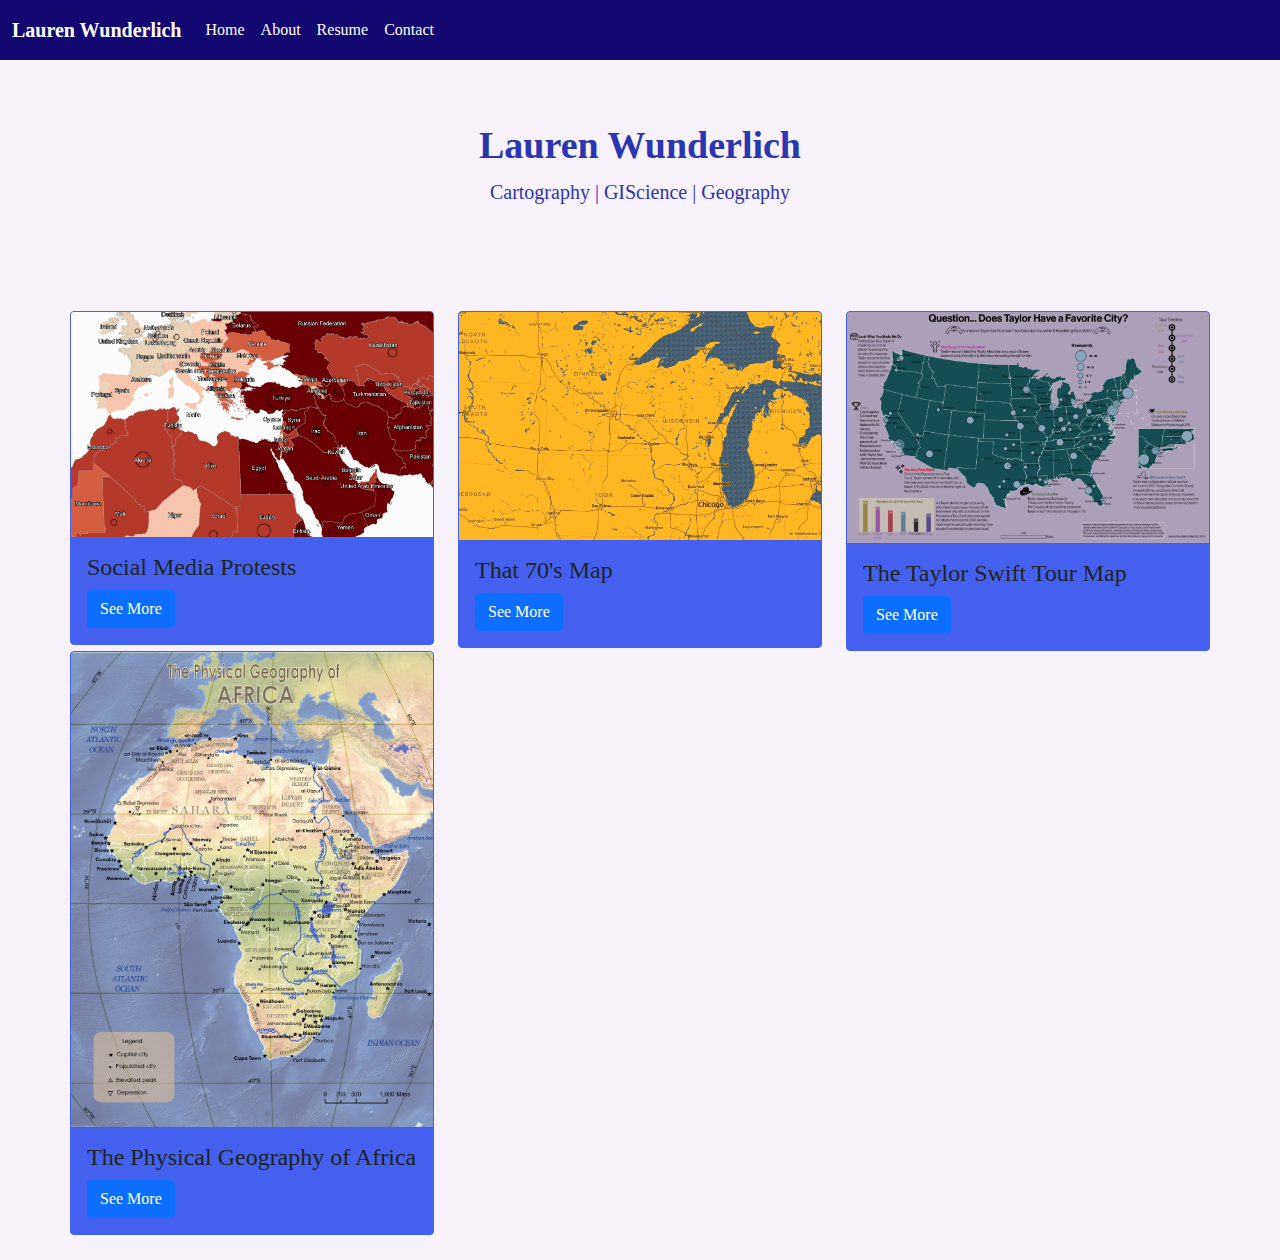
<file: index.html>
<!DOCTYPE html>
<html lang="en">

<head>
    <meta charset="utf-8">
    <meta name="viewport" content="width=device-width, initial-scale=1">
    <meta name="keywords" content="maps, cartography, GIS, geography"/>
	<title>Lauren Wunderlich </title>

    <!--put your Bootstrap stylesheet links below this comment and above style.css-->
    <link rel="stylesheet" href="css/bootstrap.min.css">
    <link rel="stylesheet" href="css/style.css">
</head>

<body>
    <!-- Create the navbar -->
    <nav class="navbar navbar-expand-lg navbar-default">
        <!-- Container inside the navbar header to span the page -->
        <div class="container-fluid">
            <!-- Creates the navbar header -->
            <a class="navbar-brand" href="index.html">Lauren Wunderlich</a>
            <!-- This complex script is just for a hamburger button, which will appear on smaller screens -->
            <button class="navbar-toggler" type="button" data-bs-toggle="collapse" data-bs-target="#navbarNav" aria-controls="navbarNav" aria-expanded="false" aria-label="Toggle navigation">
                <svg width="1em" height="2em" viewBox="0 0 16 16" class="bi bi-list" xmlns="http://www.w3.org/2000/svg">
                    <path fill-rule="evenodd" d="M2.5 11.5A.5.5 0 0 1 3 11h10a.5.5 0 0 1 0 1H3a.5.5 0 0 1-.5-.5zm0-4A.5.5 0 0 1 3 7h10a.5.5 0 0 1 0 1H3a.5.5 0 0 1-.5-.5zm0-4A.5.5 0 0 1 3 3h10a.5.5 0 0 1 0 1H3a.5.5 0 0 1-.5-.5z" /></svg>
                <span class="menu"> Menu</span>
            </button>
            <!-- Links to include in navbar -->
            <div class="collapse navbar-collapse" id="navbarNav">
                <!-- Unordered list for links on navbar -->
                <ul class="navbar-nav">
                    <li class="nav-item">
                        <a class="nav-link active" aria-current="page" href="index.html">Home</a>
                    </li>
                    <li class="nav-item">
                        <a class="nav-link" href="about.html">About</a>
                    </li>
                    <li class="nav-item">
                        <a class="nav-link" href="resume.html">Resume</a>
                    </li>
                    <li class="nav-item">
                        <a class="nav-link" href="contact.html">Contact</a>
                    </li>
                </ul>
            </div> <!-- end .navbar-collapse -->
        </div> <!-- end .container-fluid -->
    </nav> <!-- end navigation bar -->  
	
	<div class="jumbotron">
		<div class="container">
            <h2>Lauren Wunderlich</h2>
            <p>Cartography | GIScience | Geography </p>
        </div>
    </div>
	
    <div class="container">
        <div class="row">
            <div class="col-md-4">
                <div class="card">
                    <a href="572Lab1.html">
                        <img class="card-img-top" src="assets/lab1screenshot.jpg" alt="Nepal Protests">
					</a>
                    <div class="card-body">
                        <h4 class="card-title">Social Media Protests</h4>
                        <a href="572Lab1.html" class="btn btn-primary">See More</a>
                    </div>
                </div>
            </div>
            <div class="col-md-4">
                <div class="card">
                    <a href="572Lab2.html">
                        <img class="card-img-top" src="assets/lab2-thumbnail.png" alt="That 70's map"></a>
                    <div class="card-body">
                        <h4 class="card-title">That 70's Map</h4>
                        <a href="572Lab2.html" class="btn btn-primary">See More</a>
                    </div>
                </div>
            </div>
            <div class="col-md-4">
                <div class="card">
                    <a href="taylorswift.html">
                        <img class="card-img-top" src="assets/taylormap-thumbnail.png" alt="TaylorSwiftMap"></a>
                    <div class="card-body">
                        <h4 class="card-title">The Taylor Swift Tour Map</h4>
                        <a href="taylorswift.html" class="btn btn-primary">See More</a>
                    </div>
                </div>
            </div>
            <div class="col-md-4">
                <div class="card">
                    <a href="Africa.html">
                        <img class="card-img-top" src="assets/africamap.jpg" alt="Physical Geography Map"></a>
                    <div class="card-body">
                        <h4 class="card-title">The Physical Geography of Africa</h4>
                        <a href="Africa.html" class="btn btn-primary">See More</a>
                    </div>
                </div>
            </div>
        </div>
    </div>

    <!--put your external script links here-->
    <script type="text/javascript" src="lib/jquery-3.5.1.min.js"></script>
    <script type="text/javascript" src="lib/bootstrap.min.js"></script>
</body>

</html>
</file>
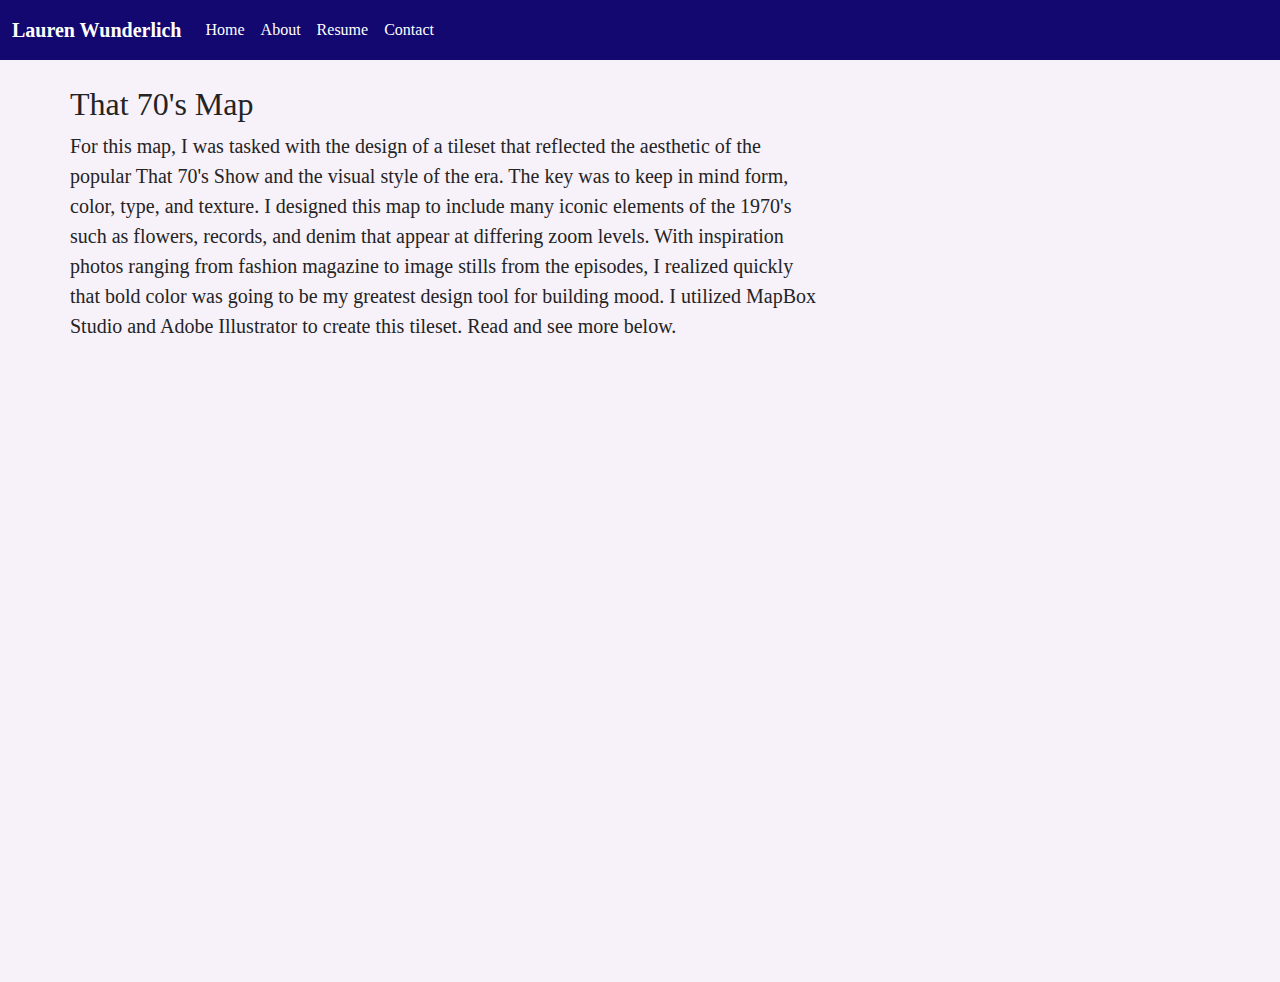
<file: 572Lab2.html>
<!DOCTYPE html>
<html lang="en">
    
<head>
    <meta charset="utf-8">
    <meta name="viewport" content="width=device-width, initial-scale=1">
    <title>Lauren Wunderlich</title>
    <!-- <link href='https://fonts.googleapis.com/css?family=Montserrat:400,700' rel='stylesheet' type='text/css'> -->

    <!--put your Bootstrap stylesheet links below this comment and above style.css-->
    <link rel="stylesheet" href="./css/bootstrap.min.css">
    <link rel="stylesheet" href="./css/style.css">
</head>

<body>
    <!-- Create the navbar -->
    <nav class="navbar navbar-expand-lg navbar-default">
        <!-- Container inside the navbar header to span the page -->
        <div class="container-fluid">
            <!-- Creates the navbar header -->
            <a class="navbar-brand" href="index.html">Lauren Wunderlich</a>
            <!-- This complex script is just for a hamburger button, which will appear on smaller screens -->
            <button class="navbar-toggler" type="button" data-bs-toggle="collapse" data-bs-target="#navbarNav" aria-controls="navbarNav" aria-expanded="false" aria-label="Toggle navigation">
                <svg width="1em" height="1em" viewBox="0 0 16 16" class="bi bi-list" xmlns="http://www.w3.org/2000/svg">
                    <path fill-rule="evenodd" d="M2.5 11.5A.5.5 0 0 1 3 11h10a.5.5 0 0 1 0 1H3a.5.5 0 0 1-.5-.5zm0-4A.5.5 0 0 1 3 7h10a.5.5 0 0 1 0 1H3a.5.5 0 0 1-.5-.5zm0-4A.5.5 0 0 1 3 3h10a.5.5 0 0 1 0 1H3a.5.5 0 0 1-.5-.5z" /></svg>
                <span class="menu"> Menu</span>
            </button>
            <!-- Links to include in navbar -->
            <div class="collapse navbar-collapse" id="navbarNav">
                <!-- Unordered list for links on navbar -->
                <ul class="navbar-nav">
                    <li class="nav-item">
                        <a class="nav-link active" aria-current="page" href="index.html">Home</a>
                    </li>
                    <li class="nav-item">
                        <a class="nav-link" href="about.html">About</a>
                    </li>
                    <li class="nav-item">
                        <a class="nav-link" href="resume.html">Resume</a>
                    </li>
                    <li class="nav-item">
                        <a class="nav-link" href="contact.html">Contact</a>
                    </li>
                </ul>
            </div> <!-- end .navbar-collapse -->
        </div> <!-- end .container-fluid -->
    </nav> <!-- end navigation bar -->  

    <div class="container">
        <div class="row">
            <div class="col-md-8">
                <h2 class="portfolio-title">That 70's Map</h2>
                <p class="portfolio-description">
                    For this map, I was tasked with the design of a tileset that reflected the aesthetic of the popular That 70's Show and the visual style of the era. The key was to keep in mind form, color, type, and texture. I designed this map to include many iconic elements of the 1970's such as flowers, records, and denim that appear at differing zoom levels. With inspiration photos ranging from fashion magazine to image stills from the episodes, I realized quickly that bold color was going to be my greatest design tool for building mood. I utilized MapBox Studio and Adobe Illustrator to create this tileset. Read and see more below.
                </p>
            </div>
        </div>
        
    <div class="row">
                <iframe width="600px" height="600px" src="https://laurenwunderlich.github.io/lab2/" class="full" ></iframe>

    <!--put your external script links here-->
    <script type="text/javascript" src="./lib/jquery-3.5.1.min.js"></script>
    <script type="text/javascript" src="./lib/bootstrap.min.js"></script>
</body></html>
</file>
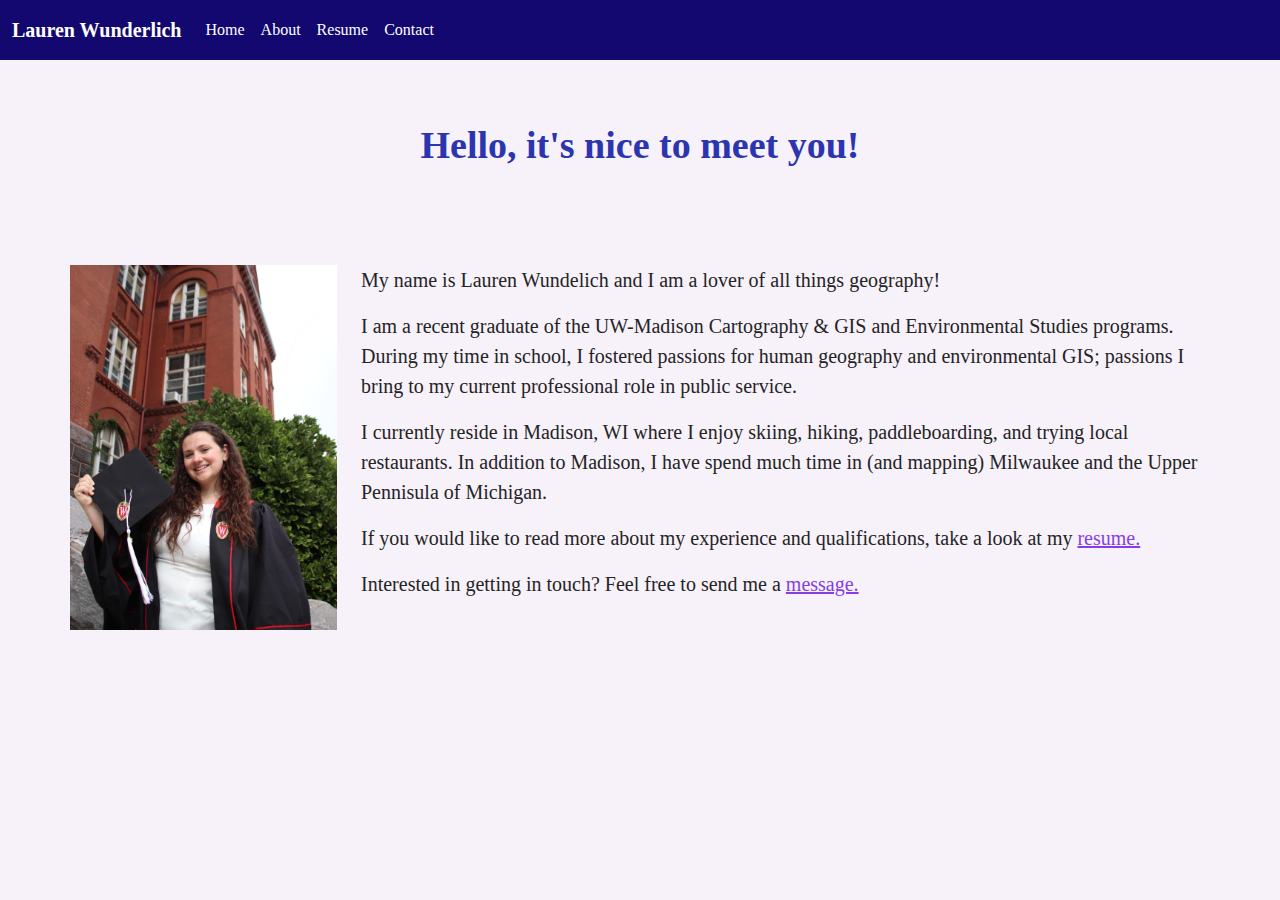
<file: about.html>
<!DOCTYPE html>
<html lang="en">

<head>
    <meta charset="utf-8">
    <meta name="viewport" content="width=device-width, initial-scale=1">
    <title>Lauren Wunderlich</title>
    <!-- <link href='https://fonts.googleapis.com/css?family=Montserrat:400,700' rel='stylesheet' type='text/css'> -->

    <!--put your Bootstrap stylesheet links below this comment and above style.css-->
    <link rel="stylesheet" href="./css/bootstrap.min.css">
    <link rel="stylesheet" href="./css/style.css">
</head>

<body>
    <!-- Create the navbar -->
    <nav class="navbar navbar-expand-lg navbar-default">
        <!-- Container inside the navbar header to span the page -->
        <div class="container-fluid">
            <!-- Creates the navbar header -->
            <a class="navbar-brand" href="index.html">Lauren Wunderlich</a>
            <!-- This complex script is just for a hamburger button, which will appear on smaller screens -->
            <button class="navbar-toggler" type="button" data-bs-toggle="collapse" data-bs-target="#navbarNav" aria-controls="navbarNav" aria-expanded="false" aria-label="Toggle navigation">
                <svg width="1em" height="1em" viewBox="0 0 16 16" class="bi bi-list" xmlns="http://www.w3.org/2000/svg">
                    <path fill-rule="evenodd" d="M2.5 11.5A.5.5 0 0 1 3 11h10a.5.5 0 0 1 0 1H3a.5.5 0 0 1-.5-.5zm0-4A.5.5 0 0 1 3 7h10a.5.5 0 0 1 0 1H3a.5.5 0 0 1-.5-.5zm0-4A.5.5 0 0 1 3 3h10a.5.5 0 0 1 0 1H3a.5.5 0 0 1-.5-.5z" /></svg>
                <span class="menu"> Menu</span>
            </button>
            <!-- Links to include in navbar -->
            <div class="collapse navbar-collapse" id="navbarNav">
                <!-- Unordered list for links on navbar -->
                <ul class="navbar-nav">
                    <li class="nav-item">
                        <a class="nav-link active" aria-current="page" href="index.html ">Home</a>
                    </li>
                    <li class="nav-item">
                        <a class="nav-link" href="about.html">About</a>
                    </li>
                    <li class="nav-item">
                        <a class="nav-link" href="resume.html">Resume</a>
                    </li>
                    <li class="nav-item">
                        <a class="nav-link" href="contact.html">Contact</a>
                    </li>
                </ul>
            </div> <!-- end .navbar-collapse -->
        </div> <!-- end .container-fluid -->
    </nav> <!-- end navigation bar -->  

    <div class="jumbotron">
        <div class="container">
            <h2>Hello, it's nice to meet you!</h2>
        </div>
    </div>

    <div class="container">
        <div class="row">
            <div class="col-md-3">

                <img src="assets/lauren_about.JPG" alt="world icon" class="img-responsive" id="about-world" />

            </div>
            <div class="col-md-9">
                <p>
                    My name is Lauren Wundelich and I am a lover of all things geography!
                </p>
                <p>
                    I am a recent graduate of the UW-Madison Cartography & GIS and Environmental Studies programs. During my time in school, I fostered passions for human geography and environmental GIS; passions I bring to my current professional role in public service.
                </p>
                <p>
                    I currently reside in Madison, WI where I enjoy skiing, hiking, paddleboarding, and trying local restaurants. In addition to Madison, I have spend much time in (and mapping) Milwaukee and the Upper Pennisula of Michigan.
                </p>
                <p>
                    If you would like to read more about my experience and qualifications, take a look at my <a href="resume.html">resume. </a>
                </p>
                <p>
                    Interested in getting in touch? Feel free to send me a <a href="contact.html"> message.</a>
                </p>
            </div>
        </div>
    </div>

    <!--put your external script links here-->
    <script type="text/javascript" src="lib/jquery-3.5.1.min.js"></script>
    <script type="text/javascript" src="lib/bootstrap.min.js"></script>
</body>

</html>
</file>
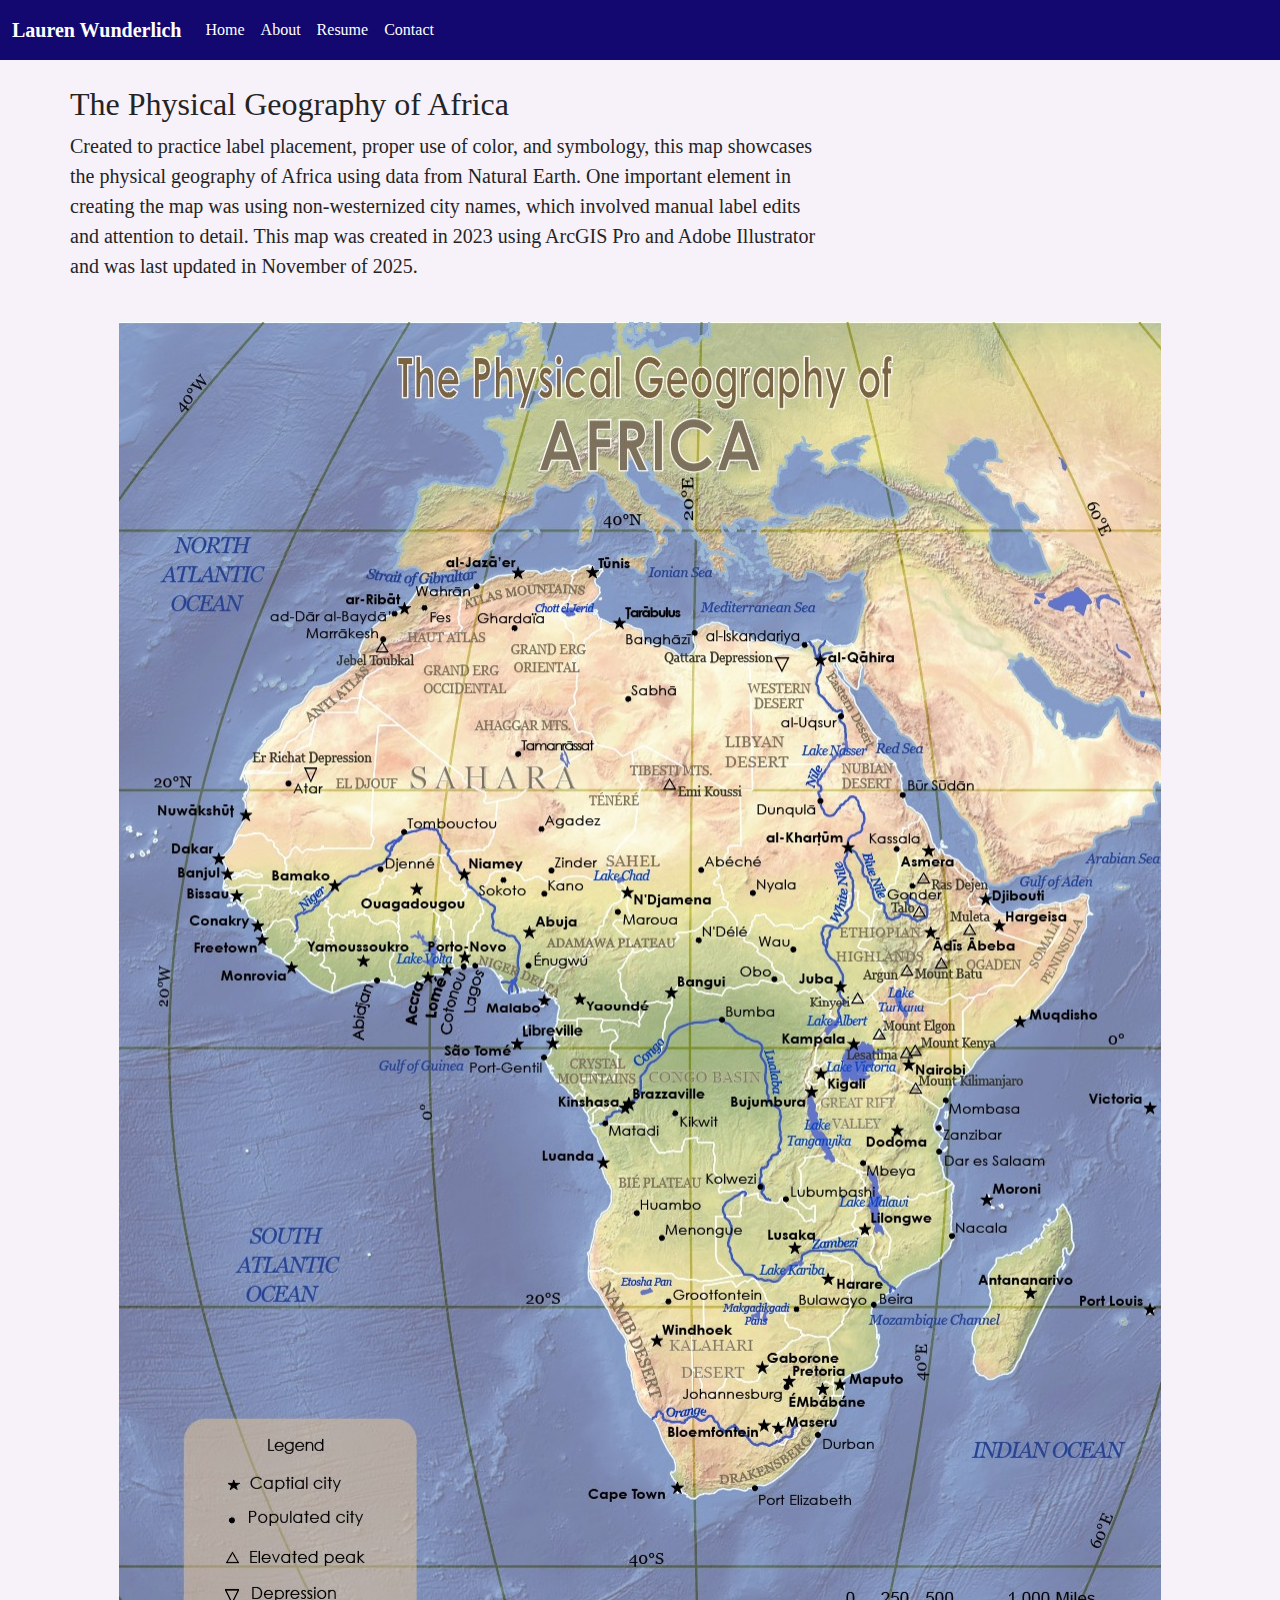
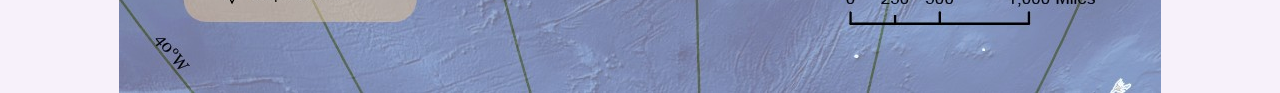
<file: Africa.html>
<!DOCTYPE html>
<html lang="en">
    
<head>
    <meta charset="utf-8">
    <meta name="viewport" content="width=device-width, initial-scale=1">
    <title>Lauren Wunderlich </title>
    <!-- <link href='https://fonts.googleapis.com/css?family=Montserrat:400,700' rel='stylesheet' type='text/css'> -->

    <!--put your Bootstrap stylesheet links below this comment and above style.css-->
    <link rel="stylesheet" href="./css/bootstrap.min.css">
    <link rel="stylesheet" href="./css/style.css">
</head>

<body>
    <!-- Create the navbar -->
    <nav class="navbar navbar-expand-lg navbar-default">
        <!-- Container inside the navbar header to span the page -->
        <div class="container-fluid">
            <!-- Creates the navbar header -->
            <a class="navbar-brand" href="index.html">Lauren Wunderlich</a>
            <!-- This complex script is just for a hamburger button, which will appear on smaller screens -->
            <button class="navbar-toggler" type="button" data-bs-toggle="collapse" data-bs-target="#navbarNav" aria-controls="navbarNav" aria-expanded="false" aria-label="Toggle navigation">
                <svg width="1em" height="1em" viewBox="0 0 16 16" class="bi bi-list" xmlns="http://www.w3.org/2000/svg">
                    <path fill-rule="evenodd" d="M2.5 11.5A.5.5 0 0 1 3 11h10a.5.5 0 0 1 0 1H3a.5.5 0 0 1-.5-.5zm0-4A.5.5 0 0 1 3 7h10a.5.5 0 0 1 0 1H3a.5.5 0 0 1-.5-.5zm0-4A.5.5 0 0 1 3 3h10a.5.5 0 0 1 0 1H3a.5.5 0 0 1-.5-.5z" /></svg>
                <span class="menu"> Menu</span>
            </button>
            <!-- Links to include in navbar -->
            <div class="collapse navbar-collapse" id="navbarNav">
                <!-- Unordered list for links on navbar -->
                <ul class="navbar-nav">
                    <li class="nav-item">
                        <a class="nav-link active" aria-current="page" href="index.html">Home</a>
                    </li>
                    <li class="nav-item">
                        <a class="nav-link" href="about.html">About</a>
                    </li>
                    <li class="nav-item">
                        <a class="nav-link" href="resume.html">Resume</a>
                    </li>
                    <li class="nav-item">
                        <a class="nav-link" href="contact.html">Contact</a>
                    </li>
                </ul>
            </div> <!-- end .navbar-collapse -->
        </div> <!-- end .container-fluid -->
    </nav> <!-- end navigation bar -->  

    <div class="container">
        <div class="row">
            <div class="col-md-8">
                <h2 class="portfolio-title">The Physical Geography of Africa</h2>
                <p class="portfolio-description">
                    Created to practice label placement, proper use of color, and symbology, this map showcases the physical geography of Africa using data from Natural Earth. One important element in creating the map was using non-westernized city names, which involved manual label edits and attention to detail. This map was created in 2023 using ArcGIS Pro and Adobe Illustrator and was last updated in November of 2025.  
                </p>
            </div>
        </div>
    </div>
    <div class="container-fluid">
        <div class="row">
            <div class="col-md-10 mx-auto portfolio-image">
                <a href="./assets/africamap.jpg"><img src="./assets/africamap.jpg" class="center-block img-responsive"/></a>
            </div>
        </div>
    </div>

    <!--put your external script links here-->
    <script type="text/javascript" src="./lib/jquery-3.5.1.min.js"></script>
    <script type="text/javascript" src="./lib/bootstrap.min.js"></script>
</body></html>
</file>
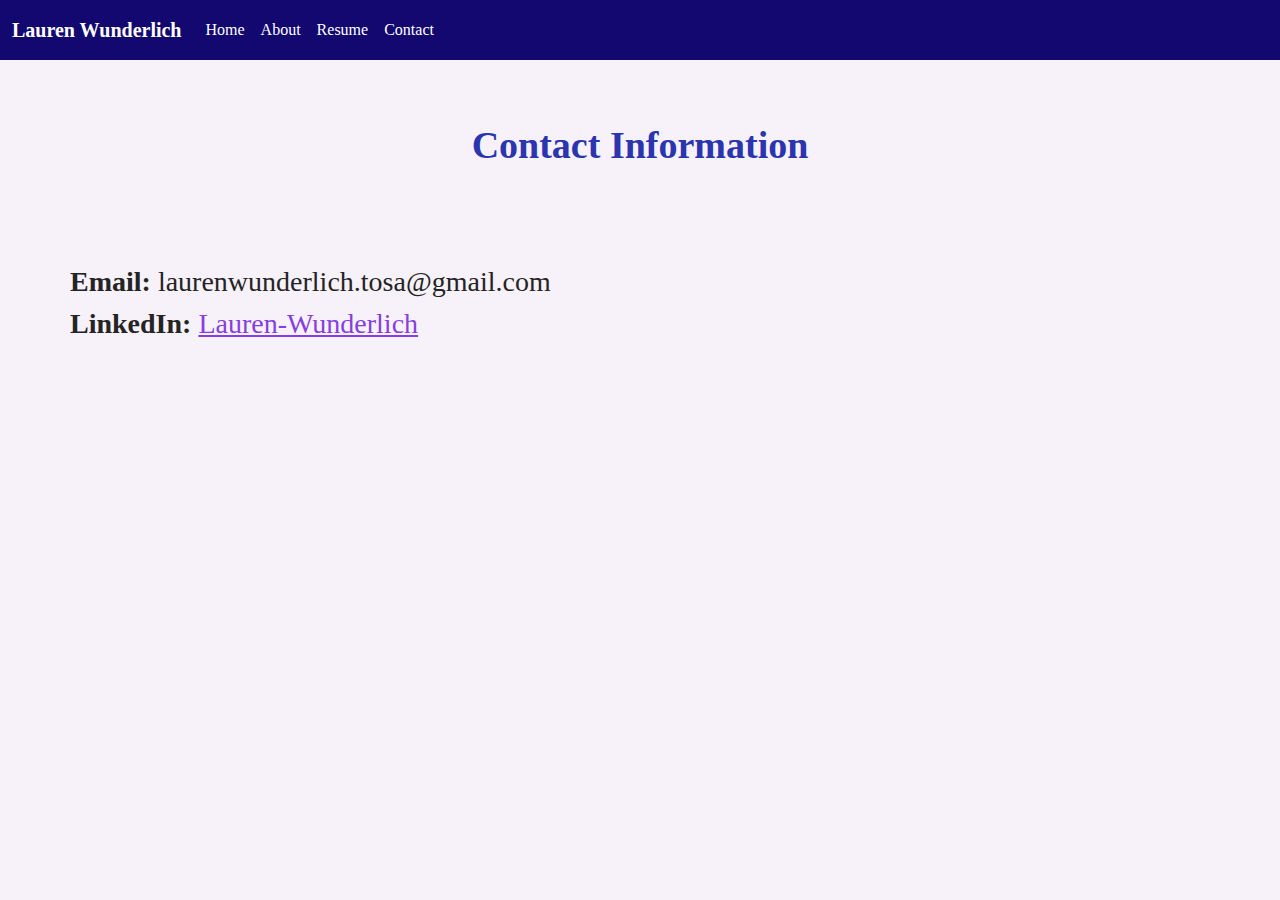
<file: contact.html>
<!DOCTYPE html>
<html lang="en">

<head>
    <meta charset="utf-8">
    <meta name="viewport" content="width=device-width, initial-scale=1">
    <title>Lauren Wunderlich</title>
    <!-- <link href='https://fonts.googleapis.com/css?family=Montserrat:400,700' rel='stylesheet' type='text/css'> -->

    <!--put your Bootstrap stylesheet links below this comment and above style.css-->
    <link rel="stylesheet" href="css/bootstrap.min.css">
    <link rel="stylesheet" href="css/style.css">
</head>

<body>
    <!-- Create the navbar -->
    <nav class="navbar navbar-expand-lg navbar-default">
        <!-- Container inside the navbar header to span the page -->
        <div class="container-fluid">
            <!-- Creates the navbar header -->
            <a class="navbar-brand" href="index.html">Lauren Wunderlich</a>
            <!-- This complex script is just for a hamburger button, which will appear on smaller screens -->
            <button class="navbar-toggler" type="button" data-bs-toggle="collapse" data-bs-target="#navbarNav" aria-controls="navbarNav" aria-expanded="false" aria-label="Toggle navigation">
                <svg width="1em" height="1em" viewBox="0 0 16 16" class="bi bi-list" xmlns="http://www.w3.org/2000/svg">
                    <path fill-rule="evenodd" d="M2.5 11.5A.5.5 0 0 1 3 11h10a.5.5 0 0 1 0 1H3a.5.5 0 0 1-.5-.5zm0-4A.5.5 0 0 1 3 7h10a.5.5 0 0 1 0 1H3a.5.5 0 0 1-.5-.5zm0-4A.5.5 0 0 1 3 3h10a.5.5 0 0 1 0 1H3a.5.5 0 0 1-.5-.5z" /></svg>
                <span class="menu"> Menu</span>
            </button>
            <!-- Links to include in navbar -->
            <div class="collapse navbar-collapse" id="navbarNav">
                <!-- Unordered list for links on navbar -->
                <ul class="navbar-nav">
                    <li class="nav-item">
                        <a class="nav-link active" aria-current="page" href="index.html">Home</a>
                    </li>
                    <li class="nav-item">
                        <a class="nav-link" href="about.html">About</a>
                    </li>
                    <li class="nav-item">
                        <a class="nav-link" href="resume.html">Resume</a>
                    </li>
                    <li class="nav-item">
                        <a class="nav-link" href="contact.html">Contact</a>
                    </li>
                </ul>
            </div> <!-- end .navbar-collapse -->
        </div> <!-- end .container-fluid -->
    </nav> <!-- end navigation bar -->  

    <div class="jumbotron">
        <div class="container">
            <h2>Contact Information</h2>
        </div>
    </div>

    <div class="container">
        <div class="row">
            <div class="col-md-8 col-md-offset-2 col-xs-10 col-xs-offset-1">
                <h3><strong>Email:</strong> laurenwunderlich.tosa@gmail.com</h3>
                <h3><strong>LinkedIn:</strong> <a href="https://www.linkedin.com/in/lauren-wunderlich-6370a8273/"> Lauren-Wunderlich</a>
            </div>
        </div>
    </div>


    <!--put your external script links here-->
    <script type="text/javascript" src="lib/jquery-3.5.1.min.js"></script>
    <script type="text/javascript" src="lib/bootstrap.min.js"></script>
</body>

</html>
</file>
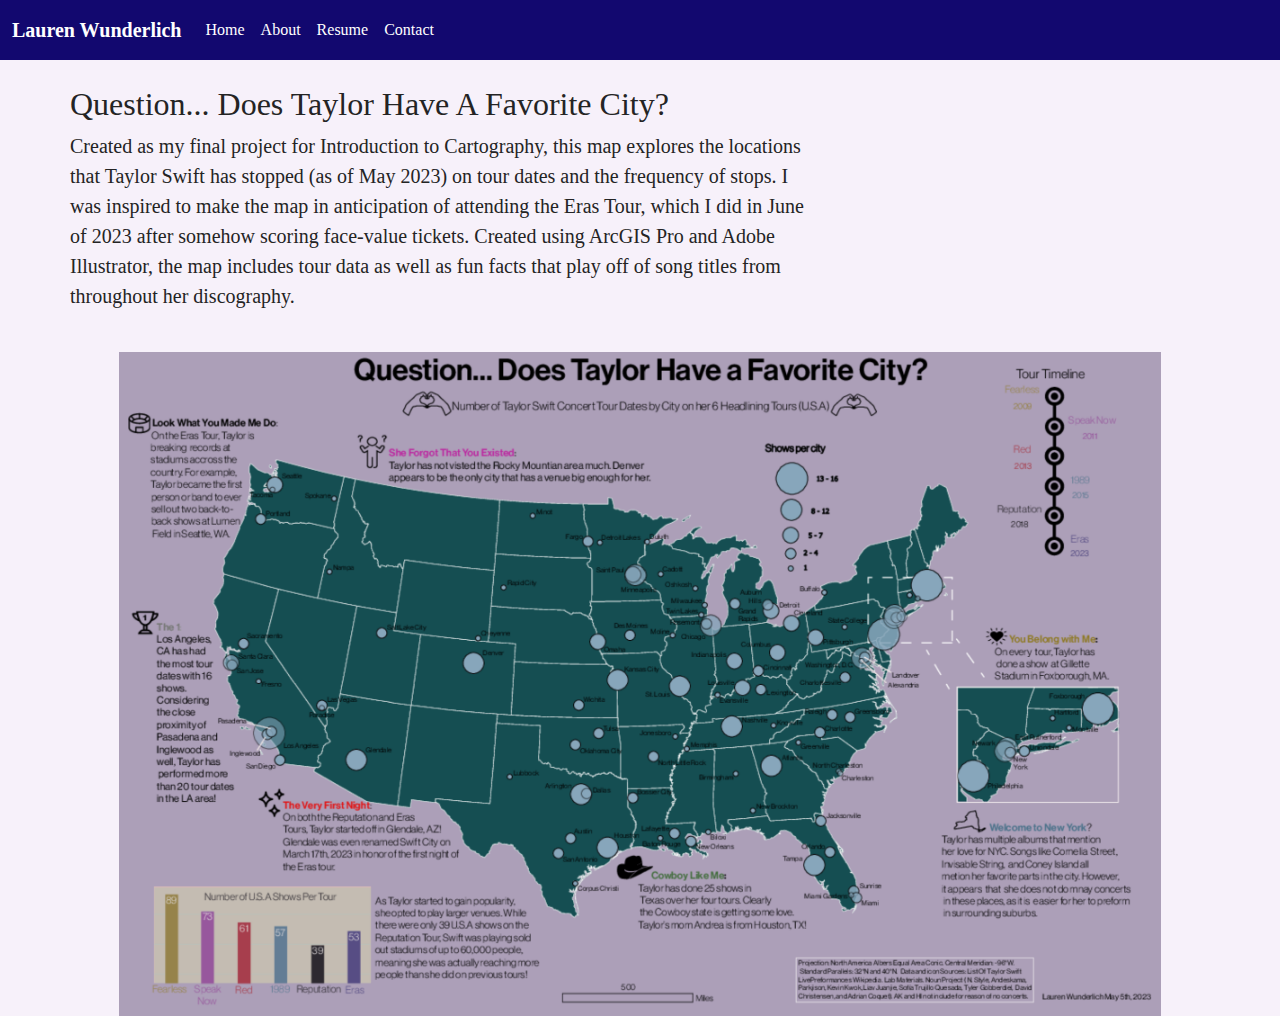
<file: taylorswift.html>
<!DOCTYPE html>
<html lang="en">
    
<head>
    <meta charset="utf-8">
    <meta name="viewport" content="width=device-width, initial-scale=1">
    <title>Lauren Wunderlich </title>
    <!-- <link href='https://fonts.googleapis.com/css?family=Montserrat:400,700' rel='stylesheet' type='text/css'> -->

    <!--put your Bootstrap stylesheet links below this comment and above style.css-->
    <link rel="stylesheet" href="./css/bootstrap.min.css">
    <link rel="stylesheet" href="./css/style.css">
</head>

<body>
    <!-- Create the navbar -->
    <nav class="navbar navbar-expand-lg navbar-default">
        <!-- Container inside the navbar header to span the page -->
        <div class="container-fluid">
            <!-- Creates the navbar header -->
            <a class="navbar-brand" href="index.html">Lauren Wunderlich</a>
            <!-- This complex script is just for a hamburger button, which will appear on smaller screens -->
            <button class="navbar-toggler" type="button" data-bs-toggle="collapse" data-bs-target="#navbarNav" aria-controls="navbarNav" aria-expanded="false" aria-label="Toggle navigation">
                <svg width="1em" height="1em" viewBox="0 0 16 16" class="bi bi-list" xmlns="http://www.w3.org/2000/svg">
                    <path fill-rule="evenodd" d="M2.5 11.5A.5.5 0 0 1 3 11h10a.5.5 0 0 1 0 1H3a.5.5 0 0 1-.5-.5zm0-4A.5.5 0 0 1 3 7h10a.5.5 0 0 1 0 1H3a.5.5 0 0 1-.5-.5zm0-4A.5.5 0 0 1 3 3h10a.5.5 0 0 1 0 1H3a.5.5 0 0 1-.5-.5z" /></svg>
                <span class="menu"> Menu</span>
            </button>
            <!-- Links to include in navbar -->
            <div class="collapse navbar-collapse" id="navbarNav">
                <!-- Unordered list for links on navbar -->
                <ul class="navbar-nav">
                    <li class="nav-item">
                        <a class="nav-link active" aria-current="page" href="index.html">Home</a>
                    </li>
                    <li class="nav-item">
                        <a class="nav-link" href="about.html">About</a>
                    </li>
                    <li class="nav-item">
                        <a class="nav-link" href="resume.html">Resume</a>
                    </li>
                    <li class="nav-item">
                        <a class="nav-link" href="contact.html">Contact</a>
                    </li>
                </ul>
            </div> <!-- end .navbar-collapse -->
        </div> <!-- end .container-fluid -->
    </nav> <!-- end navigation bar -->  

    <div class="container">
        <div class="row">
            <div class="col-md-8">
                <h2 class="portfolio-title">Question... Does Taylor Have A Favorite City?</h2>
                <p class="portfolio-description">
                    Created as my final project for Introduction to Cartography, this map explores the locations that Taylor Swift has stopped (as of May 2023) on tour dates and the frequency of stops. I was inspired to make the map in anticipation of attending the Eras Tour, which I did in June of 2023 after somehow scoring face-value tickets. Created using ArcGIS Pro and Adobe Illustrator, the map includes tour data as well as fun facts that play off of song titles from throughout her discography. 
                </p>
            </div>
        </div>
    </div>
    <div class="container-fluid">
        <div class="row">
            <div class="col-md-10 mx-auto portfolio-image">
                <a href="./assets/taylormap-thumbnail.png"><img src="./assets/taylormap-thumbnail.png" alt="Nighttime Lights in India" class="center-block img-responsive"/></a>
            </div>
        </div>
    </div>

    <!--put your external script links here-->
    <script type="text/javascript" src="./lib/jquery-3.5.1.min.js"></script>
    <script type="text/javascript" src="./lib/bootstrap.min.js"></script>
</body></html>
</file>
<file: css/style.css>
/***** NAVBAR *****/

.resume{
    text-align: left;
}
.resume h3{
    text-align: center;
}
ul.blist{
    display: inline-block;
    text-align: left;
}
.navbar {
    background-color: #12086F;
    border-radius: 0;
}

/* Navbar title */
.navbar-default .navbar-brand {
    color: white;
    font-size: px;
    font-weight: bold;
}

/* Navbar hover effects */
.navbar-default .navbar-brand:hover,
.navbar-default .navbar-brand:focus,
.navbar-default .navbar-nav > li > a:hover,
.navbar-default .navbar-nav > li > a:focus {
    color: #4895EF;
    text-decoration: none;
}

/* Navbar links */
.navbar-default .navbar-nav > li > a {
    color: #fff;
    font-size: 16px;
    padding: 10px;
}

/* Navbar collapsed styles */
.navbar-toggler {
    color: #fff;
    border-color: #fff;
    background-color: #12086F;
    border-radius: 4px;
    border: 1px solid;
    fill: #fff;
    font-size: 16px;
    position: relative;
    margin-right: 10px;
}

.navbar-toggler:hover,
.navbar-toggler:focus {
    background-color: #4895EF;
    color: #242424;
    fill: #242424;
    border-color: #fff;

}

/*** JUMBOTRON ***/

.jumbotron {
    /*background-image: url("../assets/contour-lines.png")*/
    text-align: center;
    color: #2B35AF;
    padding: 3%;
    border-radius: 0px;
}

.jumbotron h2 {
    font-size: 38px;
    font-weight: bold;
}

.img-responsive{
    width:100%;
}

/*** CARD ***/

.card {
    background-color: #4361EE;
    border-color: #4361EE;
    border-width: 1.5px;
    width: 100%;
}

.card:hover {
    border-color: #4895EF;
}

/*** Basic Text Styles ***/

#about-world {
    max-width: 100%;
}

.resume h3 {
    font-weight: bold;
}


hr {
    border-color: white;
    border-width: 2px;
}

p {
    font-size: 20px;
}

a {
    color: #863ee3;
}

a:hover {
    color: #4895EF;
}

.container{
    padding:25px 0;
}

body {

    font-family: 'Georgia', serif; 
    background-color: #f7f1fa;
    color: #242424;
} /*** I actually like this font, not trying to be unoriginal**/
</file>
